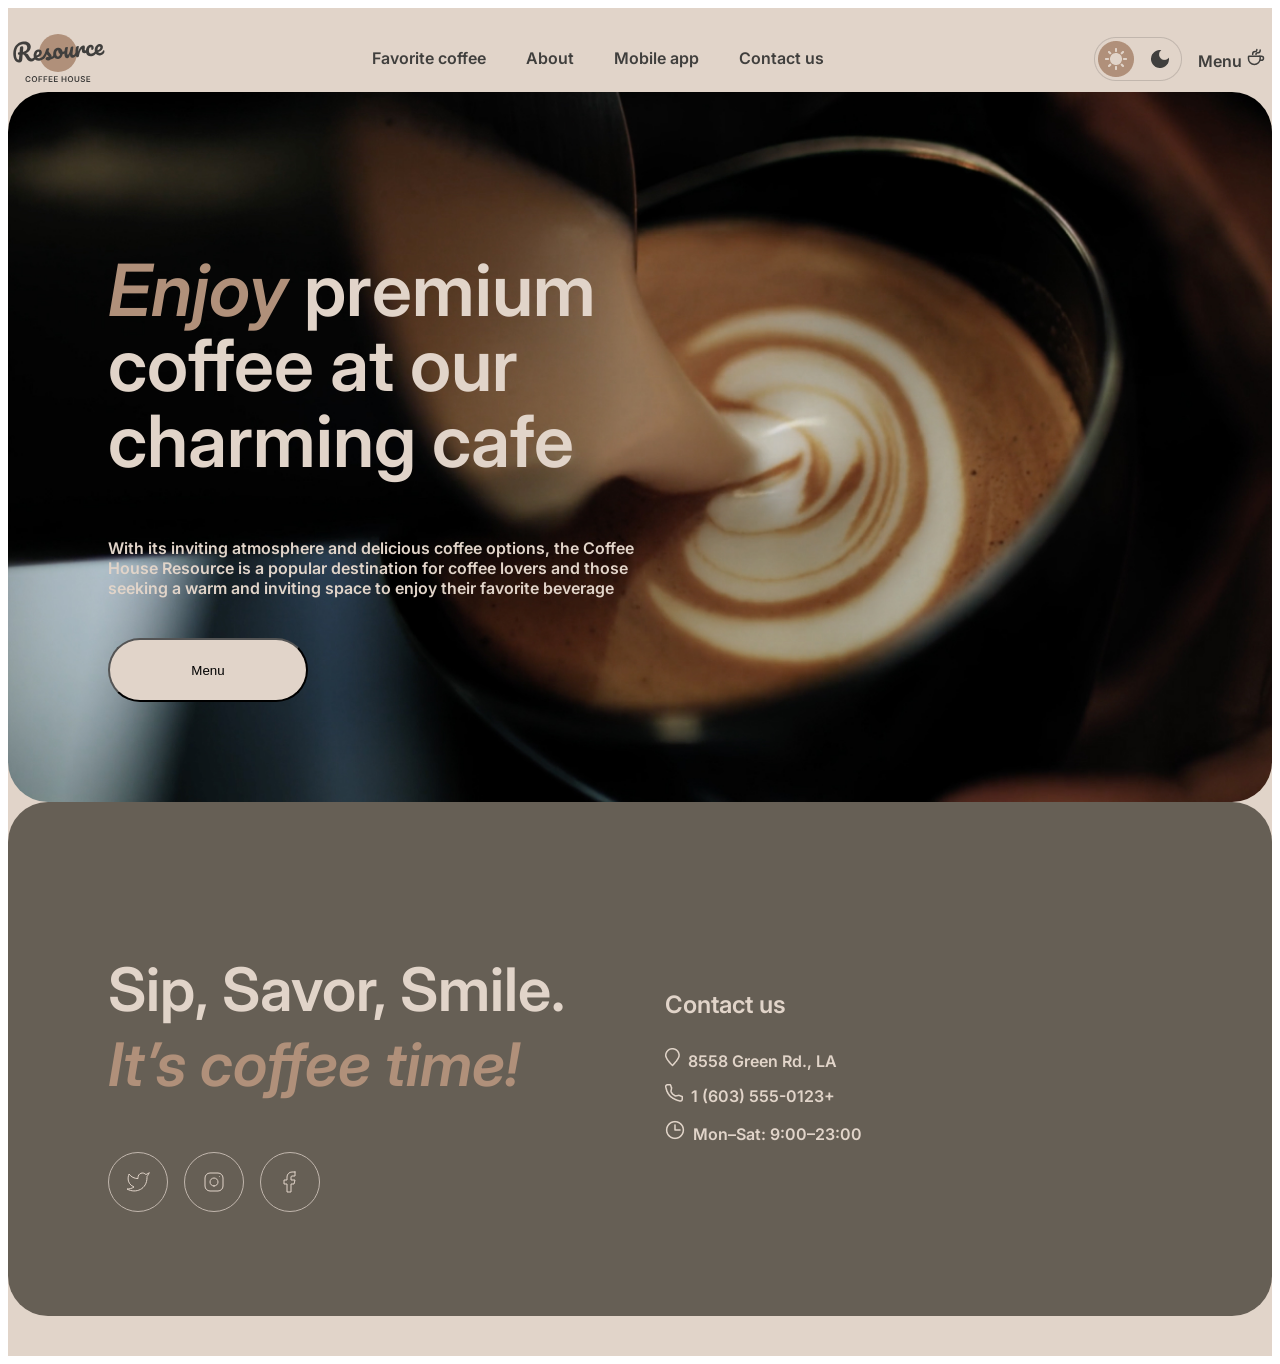
<file: index.html>
<!DOCTYPE html>
<html lang="en">
<head>
    <meta charset="UTF-8">
    <meta name="viewport" content="width=device-width, initial-scale=1.0">
    <title>CoffeShop</title><link rel="preconnect" href="https://fonts.googleapis.com">
    <link rel="preconnect" href="https://fonts.gstatic.com" crossorigin>
    <link href="https://fonts.googleapis.com/css2?family=Inter:ital,opsz,wght@0,14..32,100..900;1,14..32,100..900&display=swap" rel="stylesheet">
    <link rel="stylesheet" href="CSS/Topography-colors.css">
    <link rel="stylesheet" href="CSS/index.css">
</head>
<body>
    <div class="inter-font background-page">
        <header>
            <article>
                <div class="header-menu">
                    <div><img src="img/logo.svg" alt="logo-day"></div>
                    <nav class="link-and-button text-primary">
                        <ul>
                            <li><a href="">Favorite coffee</a></li>
                            <li><a href="">About</a></li>
                            <li><a href="">Mobile app</a></li>
                            <li><a href="">Contact us</a></li>
                        </ul>
                    </nav>
                    <div>
                        <button class="background-page">
                            <img src="img/Theme switch.png" alt="Theme-switch">
                        </button>
                        <button class="background-page link-and-button text-primary">Menu <img src="img/coffee-cup.svg" alt="coffee-cup"></button>
                    </div>
                </div>
            </article>
            <article>
                <div class="hero">
                    <div>
                        <h1 class="heading-1 text-inverse">
                            <span class="text-accent heading-1-accent">Enjoy</span> premium coffee at our charming cafe
                        </h1>
                        <p class="text-inverse">With its inviting atmosphere and delicious coffee options, the Coffee House Resource is a popular destination for coffee lovers and those seeking a warm and inviting space to enjoy their favorite beverage</p>
                        <button class="background-page"><span>Menu</span></button>
                    </div>
                </div>
            </article>
        </header>
        <main></main>
        <footer>
            <article class="background-container">
                <div>
                    <h2 class="heading-2 text-inverse">Sip, Savor, Smile.<br><span class="text-accent heading-2-accent">It’s coffee time!</span></h2>
                    <div>
                        <a href="" class="x-social"></a>
                        <a href="" class="insta"></a>
                        <a href="" class="facebook"></a>
                    </div>
                </div>
                <div>
                    <h3 class="heading-3  text-inverse">Contact us</h3>
                    <nav class="text-inverse">
                        <ul>
                            <li><a href=""><img src="img/Ellipse.png" alt="Ellipse" style="color: red;"><span>8558 Green Rd.,  LA</span></a></li>
                            <li><a href=""><img src="img/Path.png" alt="path"><span>1 (603) 555-0123</span>+</a></li>
                            <li><a href=""><img src="img/clock.png" alt="clock"><span>Mon–Sat: 9:00–23:00</span></a></li>
                        </ul>
                    </nav>
                </div>
            </article>
        </footer>
    </div>
</body>
</html>
</file>
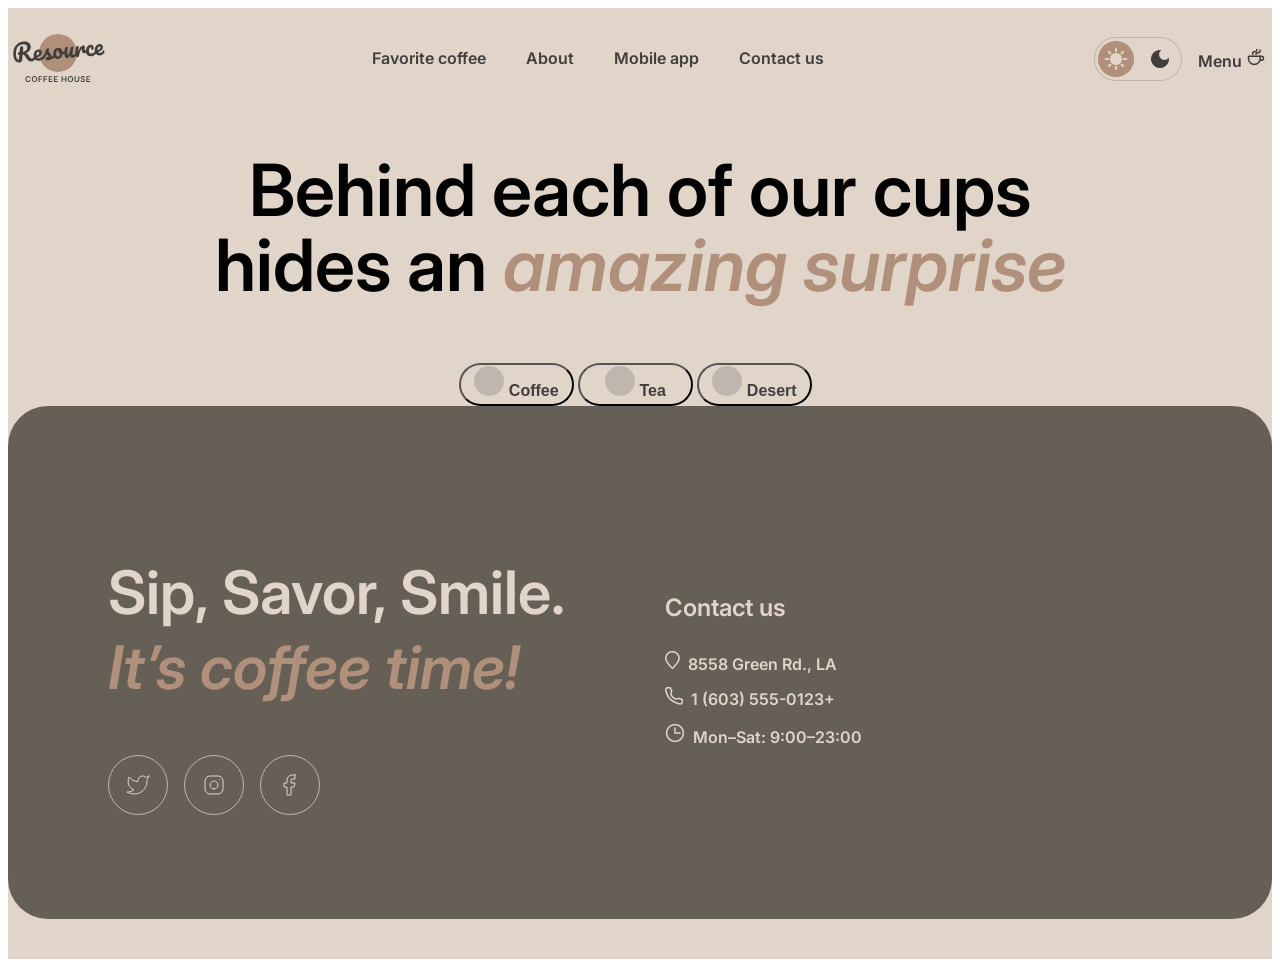
<file: coffee.html>
<!DOCTYPE html>
<html lang="en">
<head>
    <meta charset="UTF-8">
    <meta name="viewport" content="width=device-width, initial-scale=1.0">
    <title>Coffee</title>
    <link rel="stylesheet" href="CSS/Topography-colors.css">
    <link rel="stylesheet" href="CSS/coffee.css">
</head>
<body>
    <div class="inter-font background-page">
        <header>
            <article>
                <div class="header-menu">
                    <div><img src="img/logo.svg" alt="logo-day"></div>
                    <nav class="link-and-button text-primary">
                        <ul>
                            <li><a href="">Favorite coffee</a></li>
                            <li><a href="">About</a></li>
                            <li><a href="">Mobile app</a></li>
                            <li><a href="">Contact us</a></li>
                        </ul>
                    </nav>
                    <div>
                        <button class="background-page">
                            <img src="img/Theme switch.png" alt="Theme-switch">
                        </button>
                        <button class="background-page link-and-button text-primary">Menu <img src="img/coffee-cup.svg" alt="coffee-cup"></button>
                    </div>
                </div>
            </article>
            <article>
                <h1 class="heading-1">Behind each of our cups<br> hides an <span class="heading-1-accent text-accent">amazing surprise</span></h1>
                <div>
                    <button class="link-and-button background-page text-primary"><span class="png-background"></span> Coffee</button>
                    <button class="link-and-button background-page text-primary"><span class="png-background"></span> Tea</button>
                    <button class="link-and-button background-page text-primary"><span class="png-background"></span> Desert</button>
                </div>
            </article>
        </header>
        <main></main>
        <footer>
            <article class="background-container">
                <div>
                    <h2 class="heading-2 text-inverse">Sip, Savor, Smile.<br><span class="text-accent heading-2-accent">It’s coffee time!</span></h2>
                    <div>
                        <a href="" class="x-social"></a>
                        <a href="" class="insta"></a>
                        <a href="" class="facebook"></a>
                    </div>
                </div>
                <div>
                    <h3 class="heading-3  text-inverse">Contact us</h3>
                    <nav class="text-inverse">
                        <ul>
                            <li><a href=""><img src="img/Ellipse.png" alt="Ellipse" style="color: red;"><span>8558 Green Rd.,  LA</span></a></li>
                            <li><a href=""><img src="img/Path.png" alt="path"><span>1 (603) 555-0123</span>+</a></li>
                            <li><a href=""><img src="img/clock.png" alt="clock"><span>Mon–Sat: 9:00–23:00</span></a></li>
                        </ul>
                    </nav>
                </div>
            </article>
        </footer>
    </div>
</body>
</html>
</file>
<file: CSS/Topography-colors.css>
@import url('https://fonts.googleapis.com/css2?family=Inter:ital,opsz,wght@0,14..32,100..900;1,14..32,100..900&display=swap');/* ===== Typography ===== */
*,
*::before,
*::after {
  box-sizing: border-box;
}
.inter-font {
  font-family: "Inter", sans-serif;
  font-optical-sizing: auto;
  font-weight: 600;
  font-style: normal;
}
/* Headings */
.heading-1,
.heading-2 {
    font-weight: 600;
}
.heading-1 {
    font-size: 72px;
    line-height: 1.05;
}
.heading-2 {
    font-size: 60px;
    line-height: 1.25;
}
.heading-1-accent,
.heading-2-accent {
    font-style: italic;
}
.heading-3 {
    font-size: 24px;
    font-weight: 600;
    line-height: 1.25;
}

/* Body */
.body-medium {
    font-size: 16px;
    font-weight: 400;
    line-height: 1.5;
}
.body-caption {
    font-size: 10px;
    font-weight: 600;
    line-height: 1.4;
}

/* Actions */
.link-and-button {
    font-size: 16px;
    font-weight: 600;
    line-height: 1.5;
}
.burger-link {
    font-size: 32px;
    font-weight: 600;
    line-height: 1.25;
}

/* ===== Colors (light theme) ===== */
/* Text */
.text-primary { color: #403F3D; }
.text-inverse { color: #E1D4C9; }
.text-accent  { color: #B0907A; }

/* Background */
.background-page      { background-color: #E1D4C9; }
.background-container { background-color: #665F55; }
.background-overlay   { background-color: #403F3D; opacity: 8; }

/* Border */
.border-primary { border-color: #C1B6AD; }
.border-inverse { border-color: #665F55; }

/* ===== Colors (dark theme) ===== */
/* Text */
.dark-text-primary { color: #E1D4C9; }
.dark-text-inverse { color: #E1D4C9; }
.dark-text-accent  { color: #B0907A; }

/* Background */
.dark-bg-page      { background-color: #292826; }
.dark-bg-container { background-color: #403F3D; }
.dark-bg-overlay   { background-color: #292826; opacity: .8; }

/* Border */
.dark-border-primary { border-color: #665F55; }
.dark-border-inverse { border-color: #C1B6AD; }

/* ===== Ul lists =====*/ 
ul {
    margin: 0;
    padding: 0;
    list-style: none;
}
/* ===== Link animation  =====*/
.header-menu a,
footer a {
    position: relative;          
    display: inline-block;       
    padding-bottom: 4px;         
    color: inherit;
    text-decoration: none;
}

.header-menu a::after,
.header-menu button:last-child:after, 
footer article > div:last-child a::after{
    content: '';
    position: absolute;
    left: 50%;                   
    bottom: 0;
    width: 0;                    
    height: 2px;
    background-color: currentColor;
    transform: translateX(-50%);
    transition: 0.3s ease; 
}

.header-menu a:hover::after,
.header-menu button:last-child:hover:after, 
footer article > div:last-child a:hover::after{
    width: 100%;  
}
</file>
<file: CSS/index.css>
/* ===== Base container ===== */
body > div:first-child {
    margin: 0 auto;
    padding: 20px 0 40px 0;
    max-width: 1440px;
    font-family: "Inter";
}
/* ===== Header ===== */
/* Navigation bar */
.header-menu {
    margin: 0 auto;
    max-width: 1360px;
    display: flex;
    align-items: center;
    justify-content: space-between;
}
.header-menu > div:first-child,
.header-menu > div:first-child > img {
    width: 100px;
}
.header-menu > nav {
    max-width: 1032px;
    width: 100%;
    display: flex;
    flex: 1;
    justify-content: center;
}
.header-menu ul {
    margin: 0;
    padding: 0;
    display: flex;    
    gap: 40px;
}
.header-menu ul li {
    display: block;
    cursor: pointer;
}
.header-menu > div:last-child {
    width: 184px;
}
.header-menu button {
    border: none;
    position: relative;
    vertical-align: middle;
    font-family: "Inter";
    cursor: pointer;
}
/* ===== Hero ===== */
.hero p {
    margin: 40px 0;
}
header .hero {
    margin: 0 auto;
    padding: 100px;
    max-width: 1360px;
    background-image: url('../img/img-hero.jpg');
    background-repeat: no-repeat;
    background-position: center center;
    background-size: cover;
    border-radius: 40px;
}
.hero > div:first-child {
    max-width: 530px;
}

.hero button {
    width: 200px;
    height: 64px;
    border-radius: 40px;
}
.hero button > span {
    position: relative;
    display: inline-flex;
    align-items: center;
    justify-content: center;
    gap: 8px;
    padding: 10px 20px;
    border: none;
    cursor: pointer;
    overflow: hidden;
}
/* .hero button animation */
.hero button:hover > span {
    display: inline-block;
    transform: translateX(-30%);
    transition: 1s ease;
}
.hero button:hover > span::after {
    content: "";
    position: absolute;
    right: -5px;              
    width: 20px;
    height: 20px;
    opacity: 1;
    background: right / contain no-repeat url(../img/coffee-cup.svg);
    transition: 2s ease;
    
}
/* ===== Footer =====*/
footer li {
    height: 36px;
    padding: 4px 0;
}

footer > article:first-child {
    margin: 0 auto;
    padding: 100px;
    display: flex;
    gap: 100px;
    max-width: 1360px;
    border-radius: 40px;
}

footer > article:first-child > div:first-child,
footer > article:first-child > div:last-child {
    max-width: 530px;
    align-content: center;
}

footer > article:first-child > div:first-child a {
    width: 60px;
    height: 60px;
}
/* Social links */
footer > article:first-child > div:last-child span {
    padding-left: 8px;
}
.x-social {
    background: center / contain no-repeat url(../img/button-icon-light.svg);
}

.insta {
    background: center / contain no-repeat url(../img/button-icon-light-1.svg);
    margin: 0 12px;
}

.facebook {
    background: center / contain no-repeat url(../img/button-icon-light-2.svg);
}

.x-social:hover {
    content: none;
    background:no-repeat url(../img/button-icon-light-h.svg);
}

.insta:hover {
    content:"";
    background:no-repeat url(../img/button-icon-light-1-h.svg);
}

.facebook:hover {
    content:"";
    background:no-repeat url(../img/button-icon-light-2-h.svg);
}
</file>
<file: CSS/coffee.css>
body > div:first-child {
    margin: 0 auto;
    padding: 20px 0 40px 0;
    max-width: 1440px;
    font-family: "Inter";
}

/* ===== Header ===== */
/* Navigation bar */
.header-menu {
    margin: 0 auto;
    max-width: 1360px;
    display: flex;
    align-items: center;
    justify-content: space-between;
}
.header-menu > div:first-child,
.header-menu > div:first-child > img {
    width: 100px;
}
.header-menu > nav {
    max-width: 1032px;
    width: 100%;
    display: flex;
    flex: 1;
    justify-content: center;
}
.header-menu ul {
    margin: 0;
    padding: 0;
    display: flex;    
    gap: 40px;
}
.header-menu ul li {
    display: block;
    cursor: pointer;
}
.header-menu > div:last-child {
    width: 184px;
}
.header-menu button {
    border: none;
    position: relative;
    vertical-align: middle;
    font-family: "Inter";
    cursor: pointer;
}
/* Second Article */
header h1{
    text-align: center;
}

header > article:last-child > div:last-child {
    margin: 0 auto;
    width: 362px;
}

header > article:last-child > div:last-child button {
    width: 115px;
    border-radius: 40px;
    align-content: center;
}

.png-background {
    display: inline-block;
    width: 30px;
    height: 30px;
    border-radius: 50px;
    background-color: #C1B6AD;
    border-color: #C1B6AD;
}
/* ===== Footer =====*/
footer li {
    height: 36px;
    padding: 4px 0;
}

footer > article:first-child {
    margin: 0 auto;
    padding: 100px;
    display: flex;
    gap: 100px;
    max-width: 1360px;
    border-radius: 40px;
}

footer > article:first-child > div:first-child,
footer > article:first-child > div:last-child {
    max-width: 530px;
    align-content: center;
}

footer > article:first-child > div:first-child a {
    width: 60px;
    height: 60px;
}
/* Social links */
footer > article:first-child > div:last-child span {
    padding-left: 8px;
}
.x-social {
    background: center / contain no-repeat url(../img/button-icon-light.svg);
}

.insta {
    background: center / contain no-repeat url(../img/button-icon-light-1.svg);
    margin: 0 12px;
}

.facebook {
    background: center / contain no-repeat url(../img/button-icon-light-2.svg);
}

.x-social:hover {
    content: none;
    background:no-repeat url(../img/button-icon-light-h.svg);
}

.insta:hover {
    content:"";
    background:no-repeat url(../img/button-icon-light-1-h.svg);
}

.facebook:hover {
    content:"";
    background:no-repeat url(../img/button-icon-light-2-h.svg);
}
</file>
